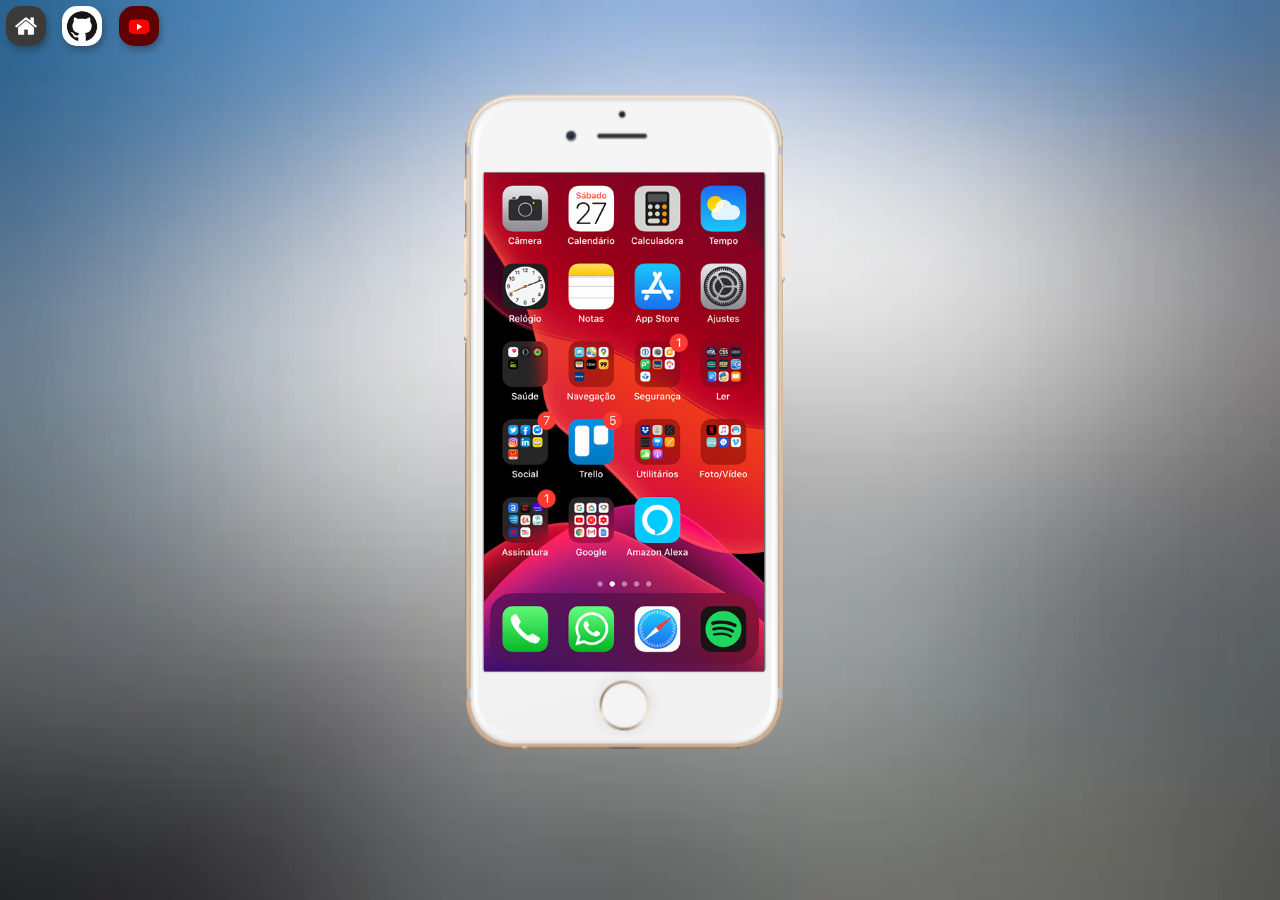
<file: index.html>
<!DOCTYPE html>
<html lang="pt-br">
<head>
    <meta charset="UTF-8">
    <meta http-equiv="X-UA-Compatible" content="IE=edge">
    <meta name="viewport" content="width=device-width, initial-scale=1.0">
    <link rel="shortcut icon" href="https://icons.iconarchive.com/icons/blackvariant/shadow135-system/128/PhotoBooth-icon.png" type="image/x-icon">
    <title>Projeto redes sociais</title>
    <link rel="stylesheet" href="estilo/style.css">
</head>
<body>
    <main>
        <section id="telefone">
            <iframe src="./home.html" frameborder="0" name="tela" id="tela">
                Seu navegador não é compatível com isso
            </iframe>           
        </section>
        <section id="redes sociais">
            <a href="./home.html" target="tela" target="tela"><img src="imagens/logo-home.jpg" alt="logo-home"></a>

            <a href="./github.html" target="tela"><img src="./imagens/GitHub-Mark.png" alt="GitHub-Mark"></a>

            <a href="./youtube.html" target="tela"><img src="./imagens/logo-youtube.jpg" alt="logo-youtube"></a>
        </section>
    </main>
</body>
</html>
</file>
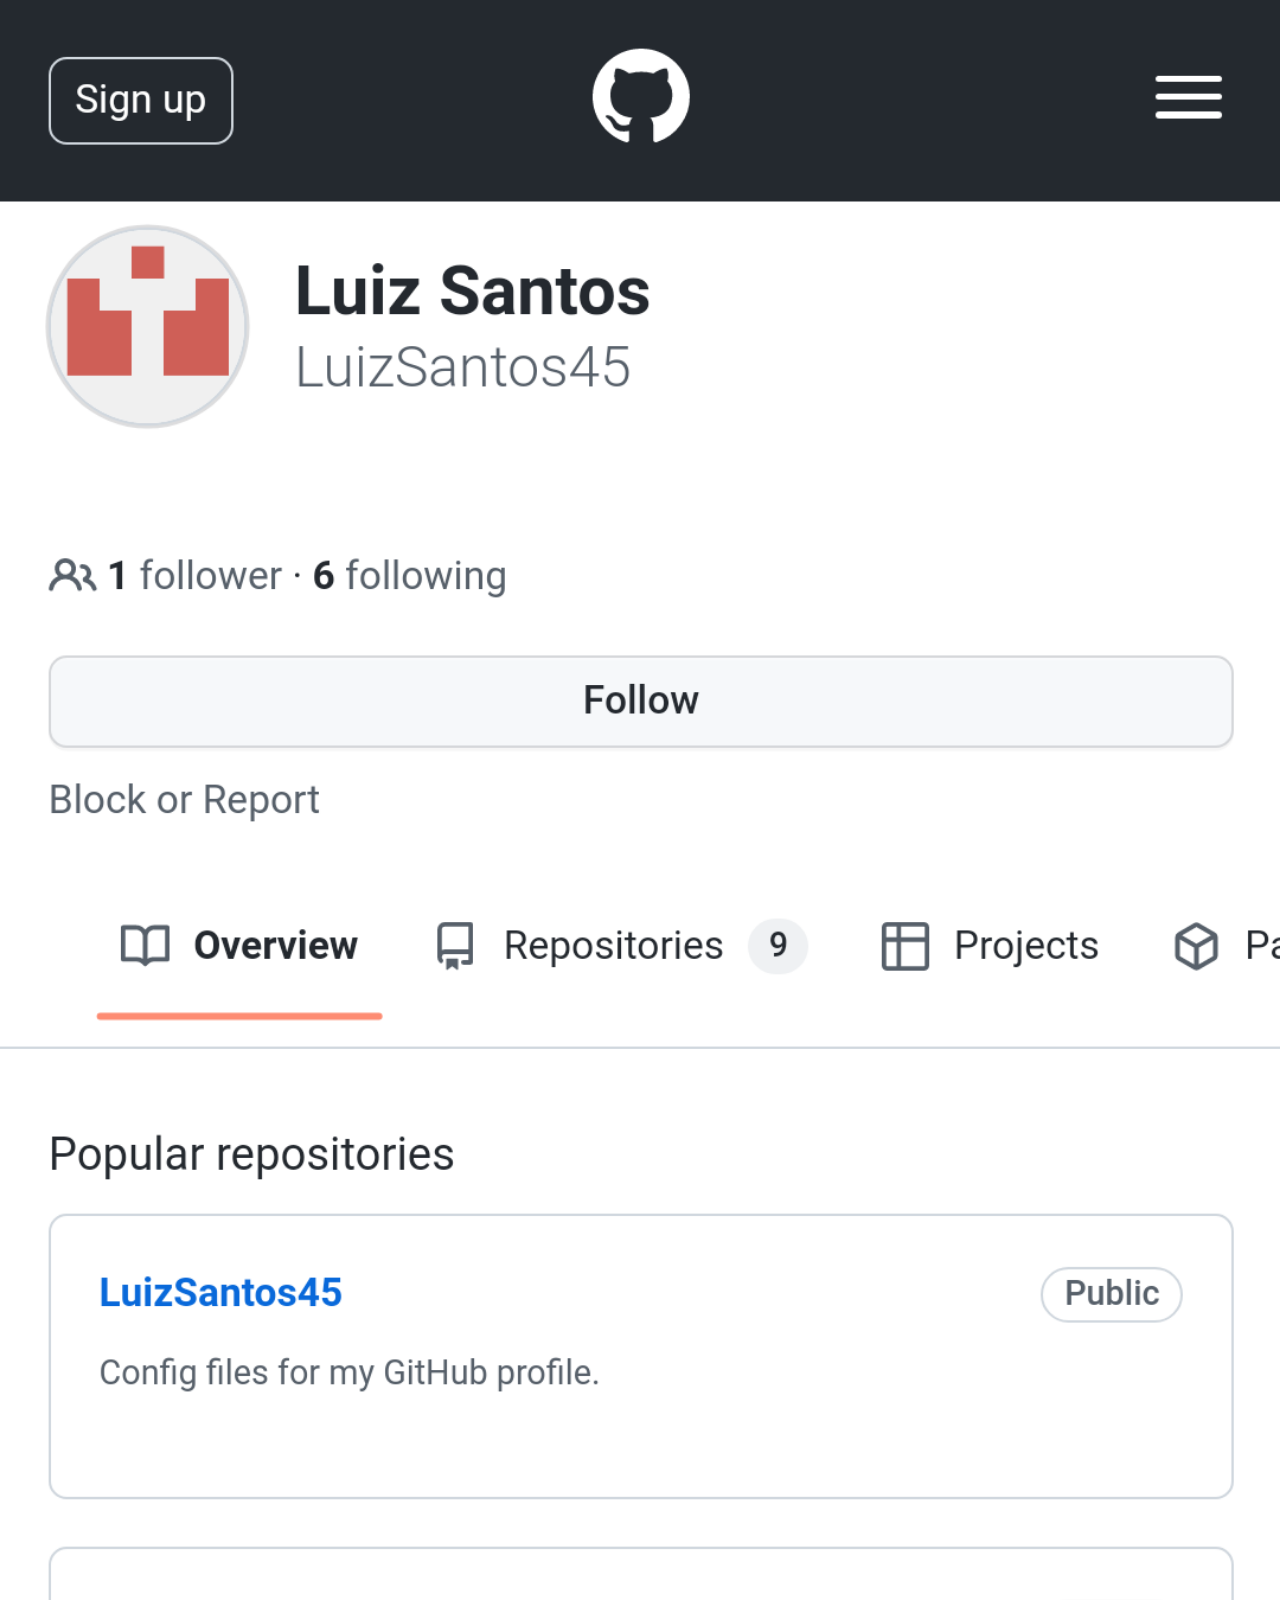
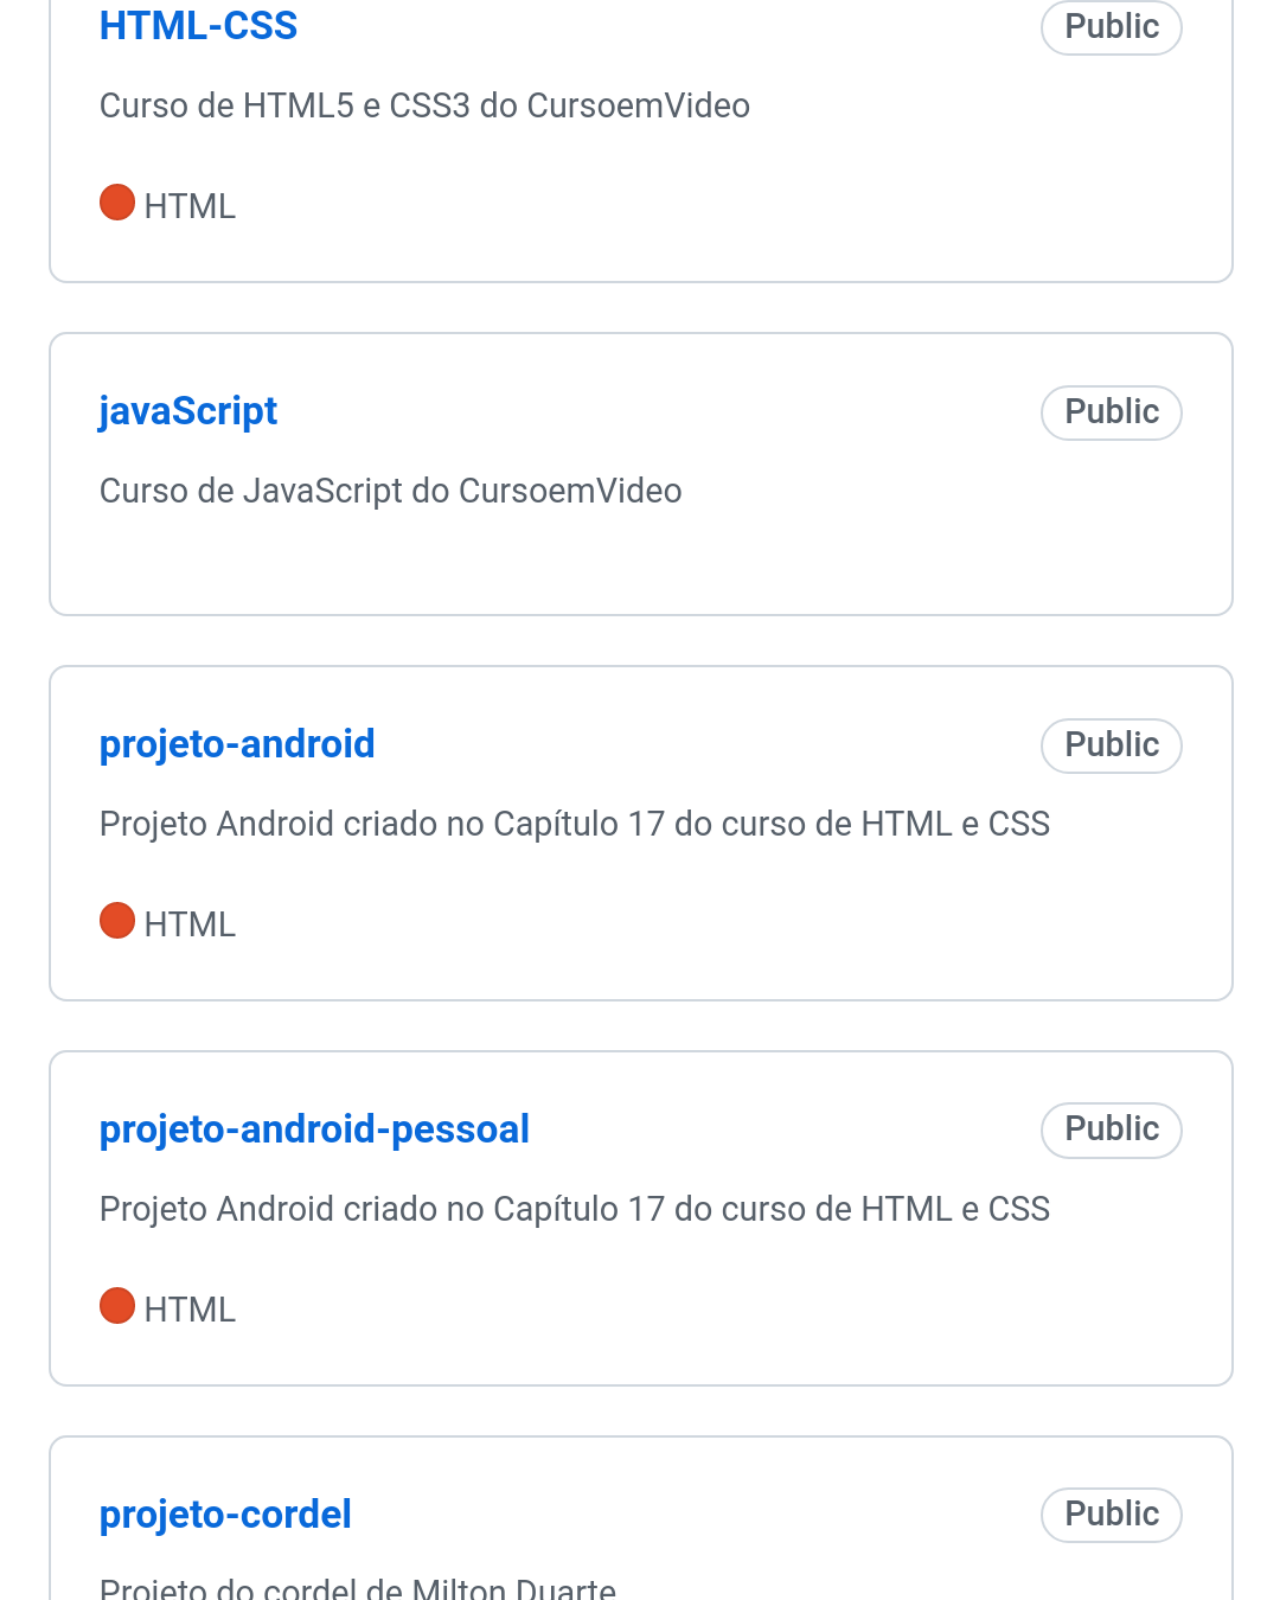
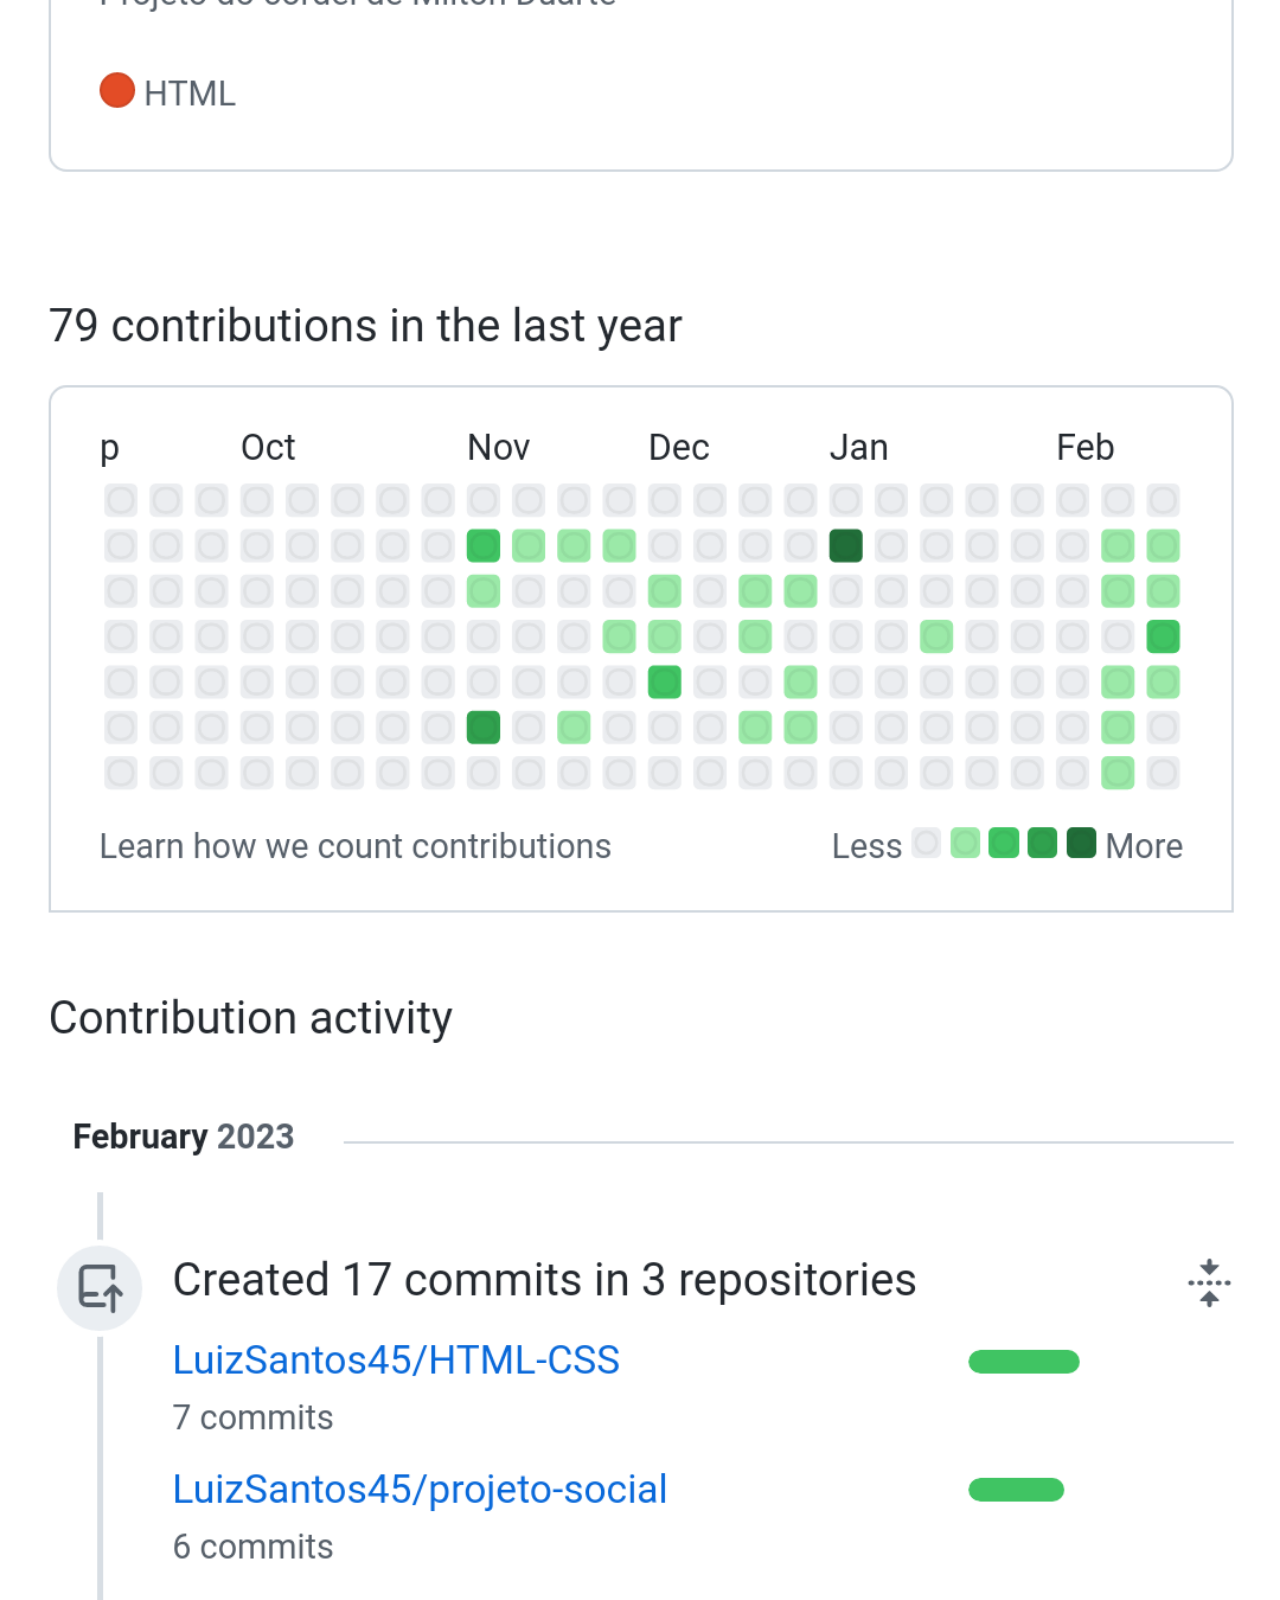
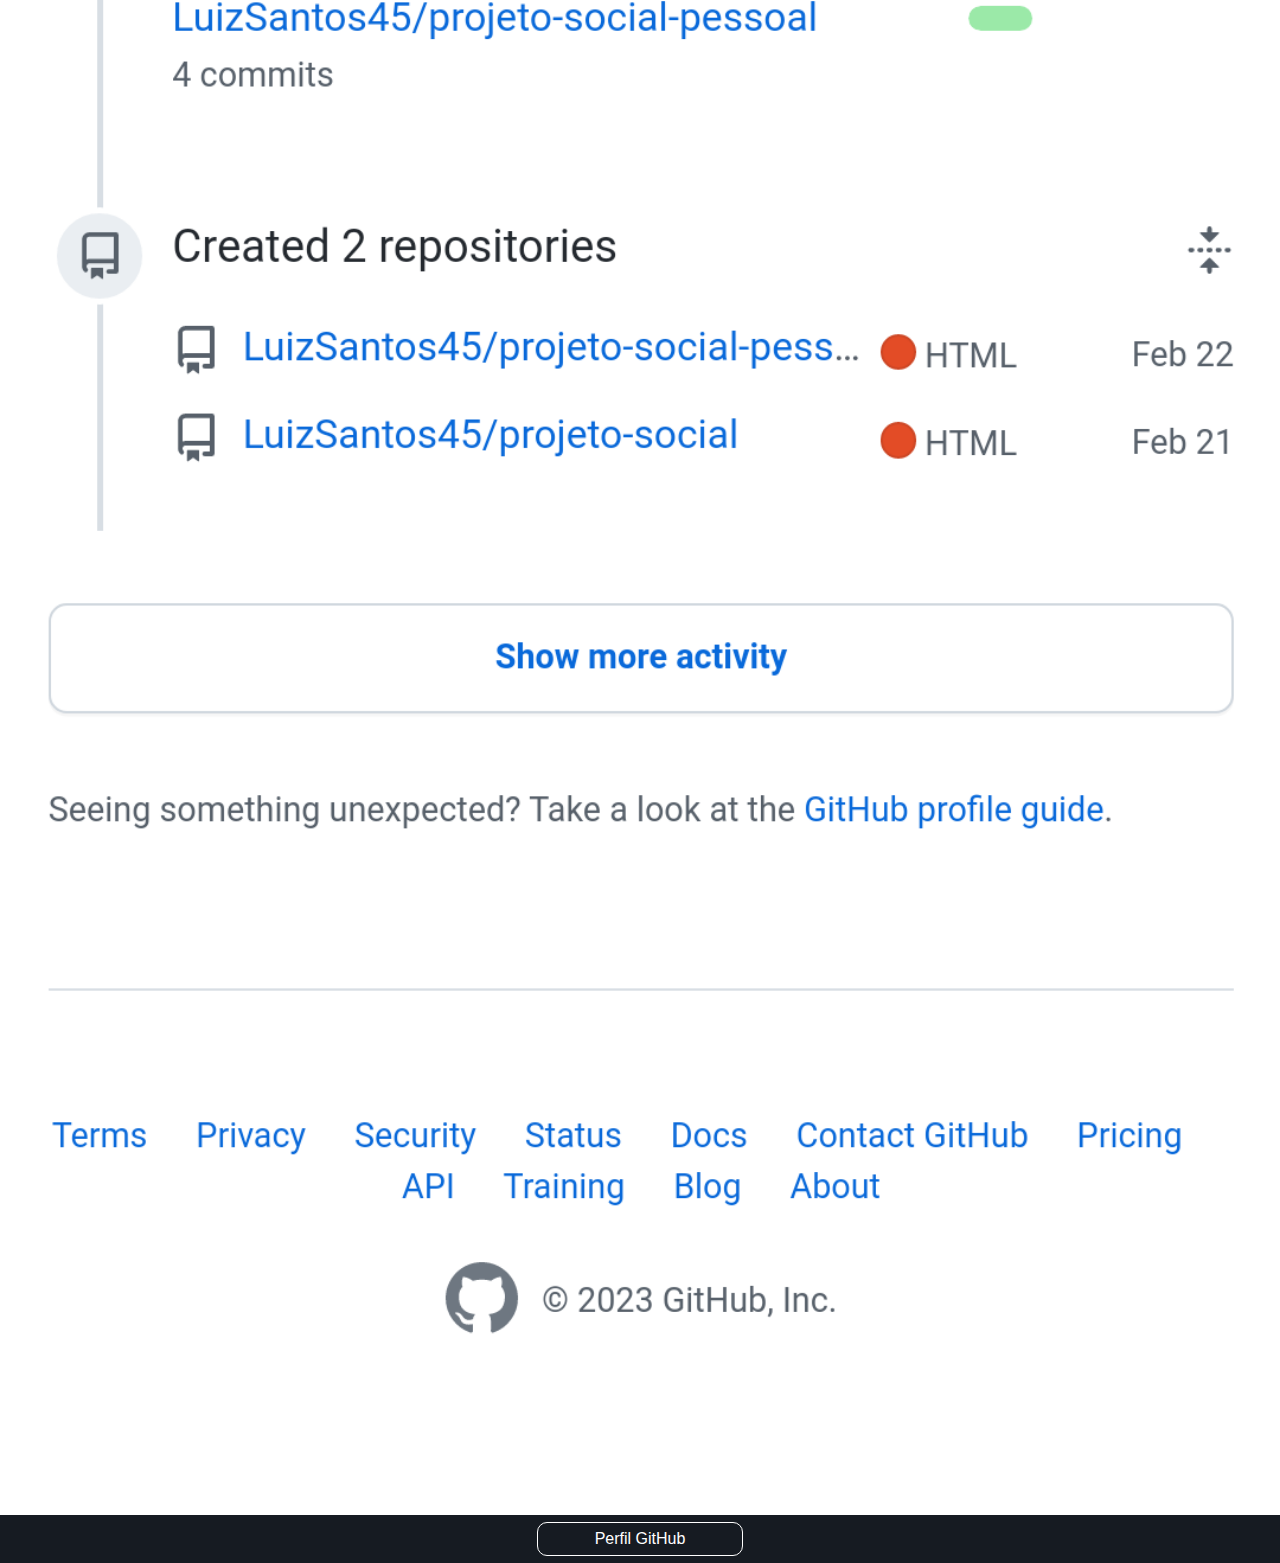
<file: github.html>
<!DOCTYPE html>
<html lang="pt-br">
<head>
    <meta charset="UTF-8">
    <meta http-equiv="X-UA-Compatible" content="IE=edge">
    <meta name="viewport" content="width=device-width, initial-scale=1.0">
    <title>Document</title>
    <link rel="stylesheet" href="estilo/social.css">
</head>
<body>
    <img src="./imagens/tela-github.png" alt="github">
    <a href="https://github.com/LuizSantos45" target="_blank" class="github"><p>Perfil GitHub</p></a>
    
</body>
</html>
</file>
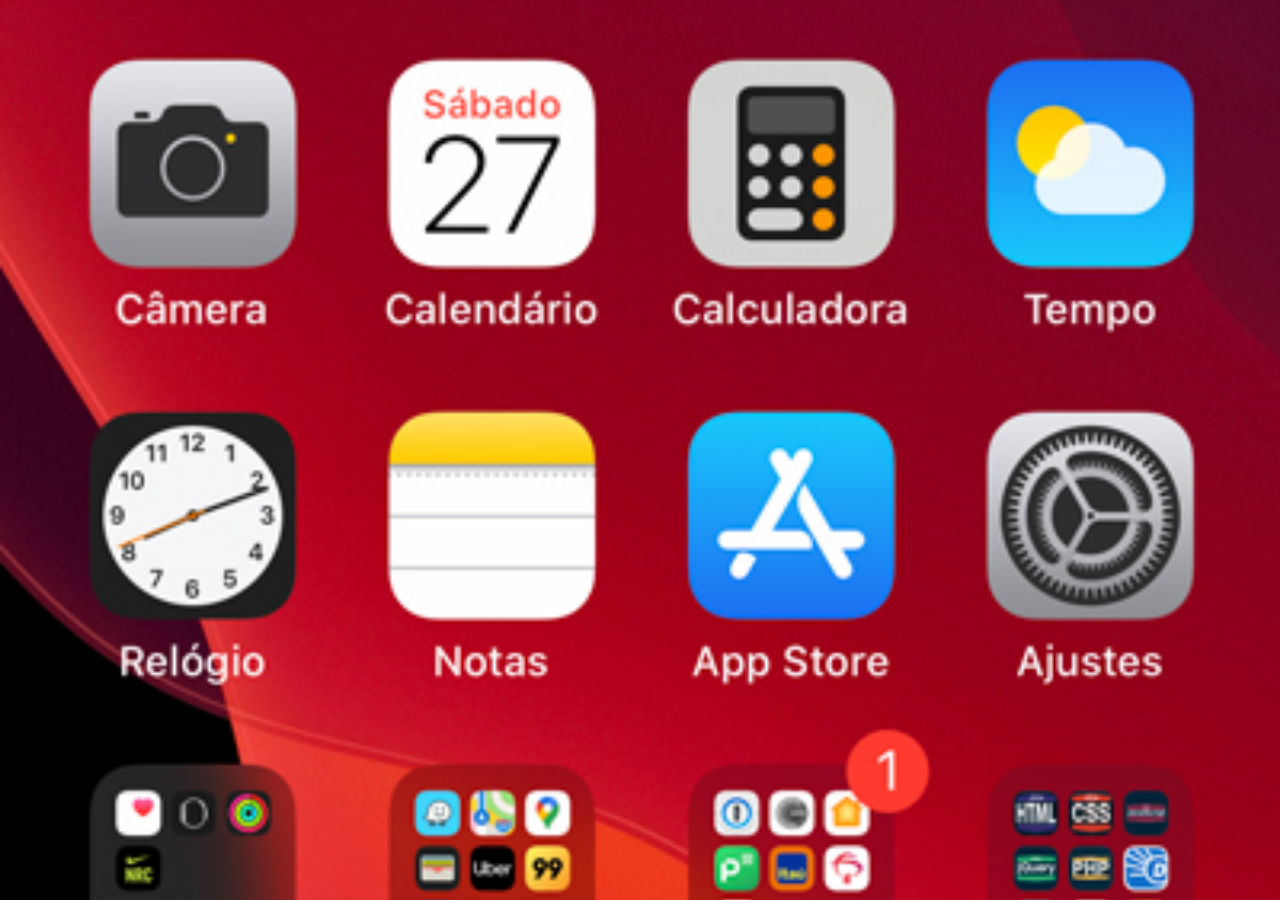
<file: home.html>
<!DOCTYPE html>
<html lang="pt-br">
<head>
    <meta charset="UTF-8">
    <meta http-equiv="X-UA-Compatible" content="IE=edge">
    <meta name="viewport" content="width=device-width, initial-scale=1.0">
    <title>Document</title>
    <style>
        * {
            margin: auto;
            padding: auto;
        }

        ::-webkit-scrollbar {
            width: 0px;
            height: 0px;
        }

        body {
            background: #000000 url("./imagens/tela-home.jpg") no-repeat top center;
            background-size: cover;
            width: 100vw;
            height: 100vh;
        }
    </style>
</head>
<body>
    
</body>
</html>
</file>
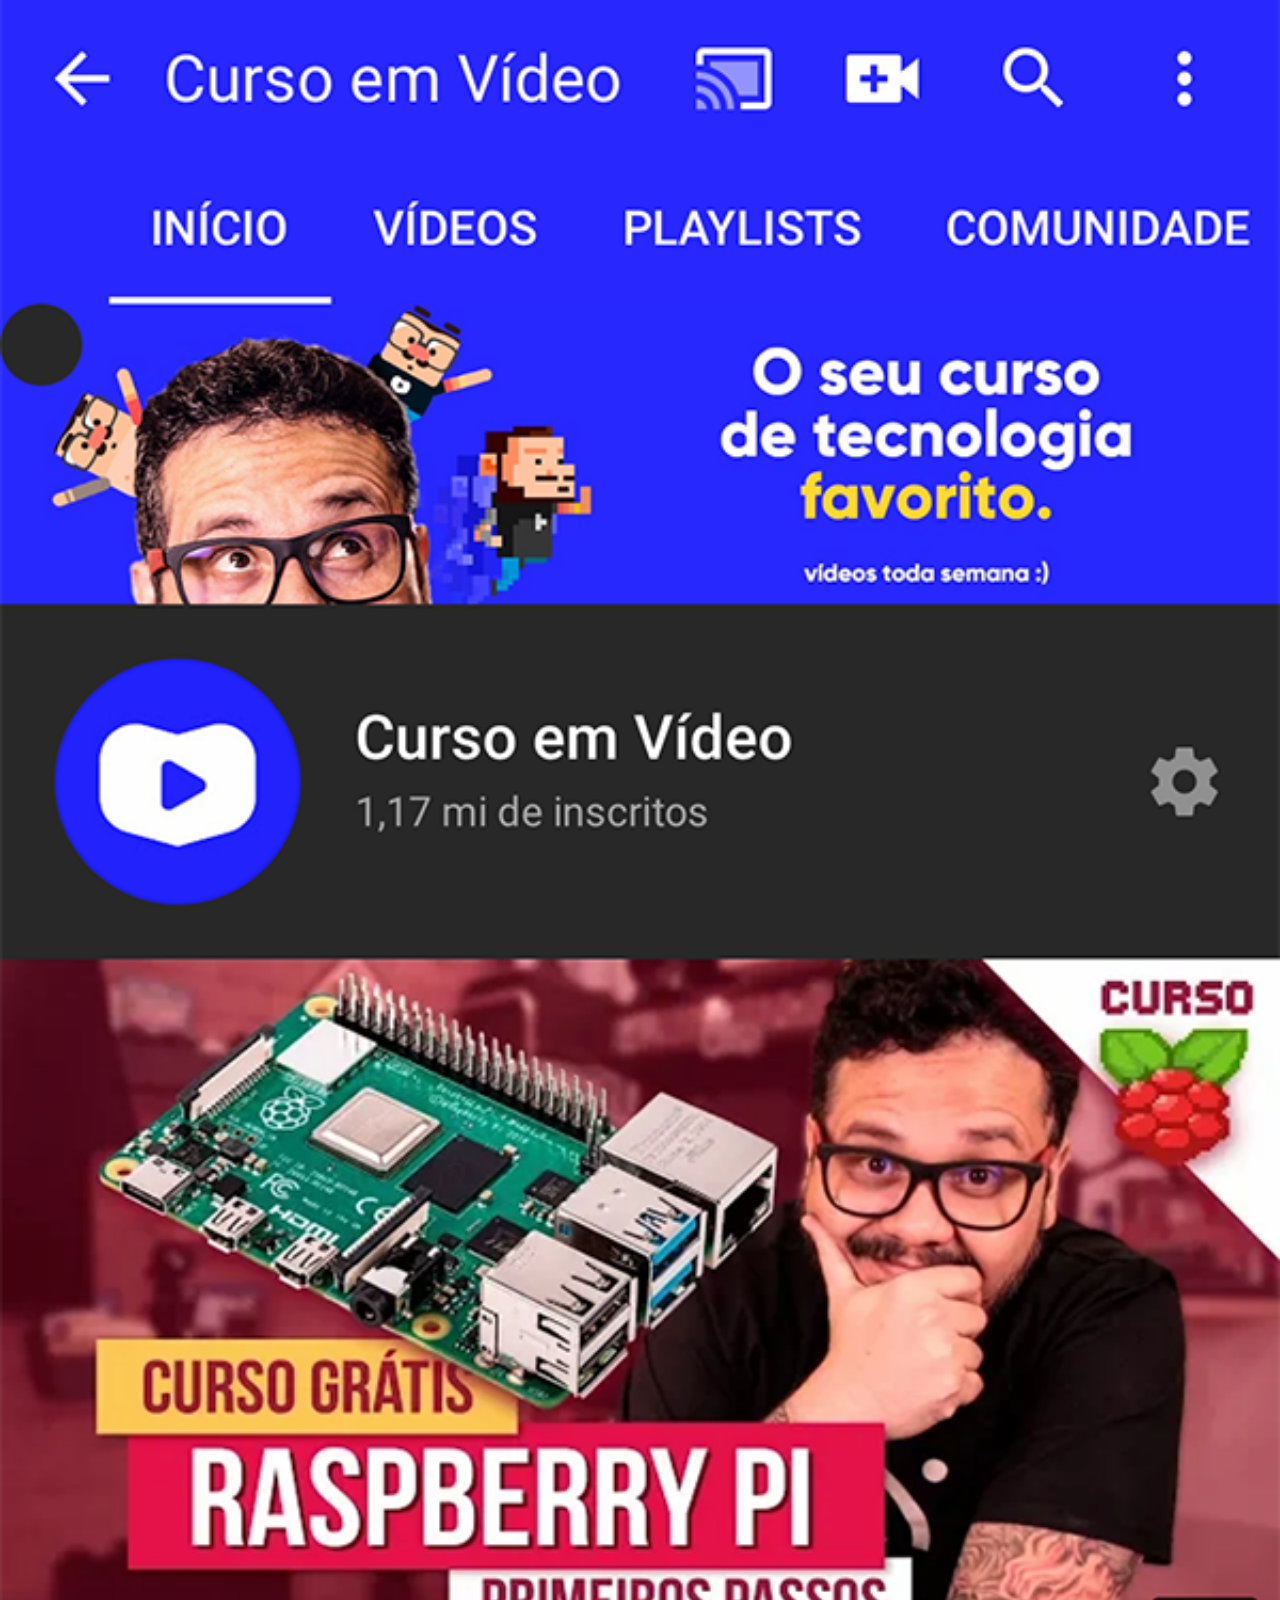
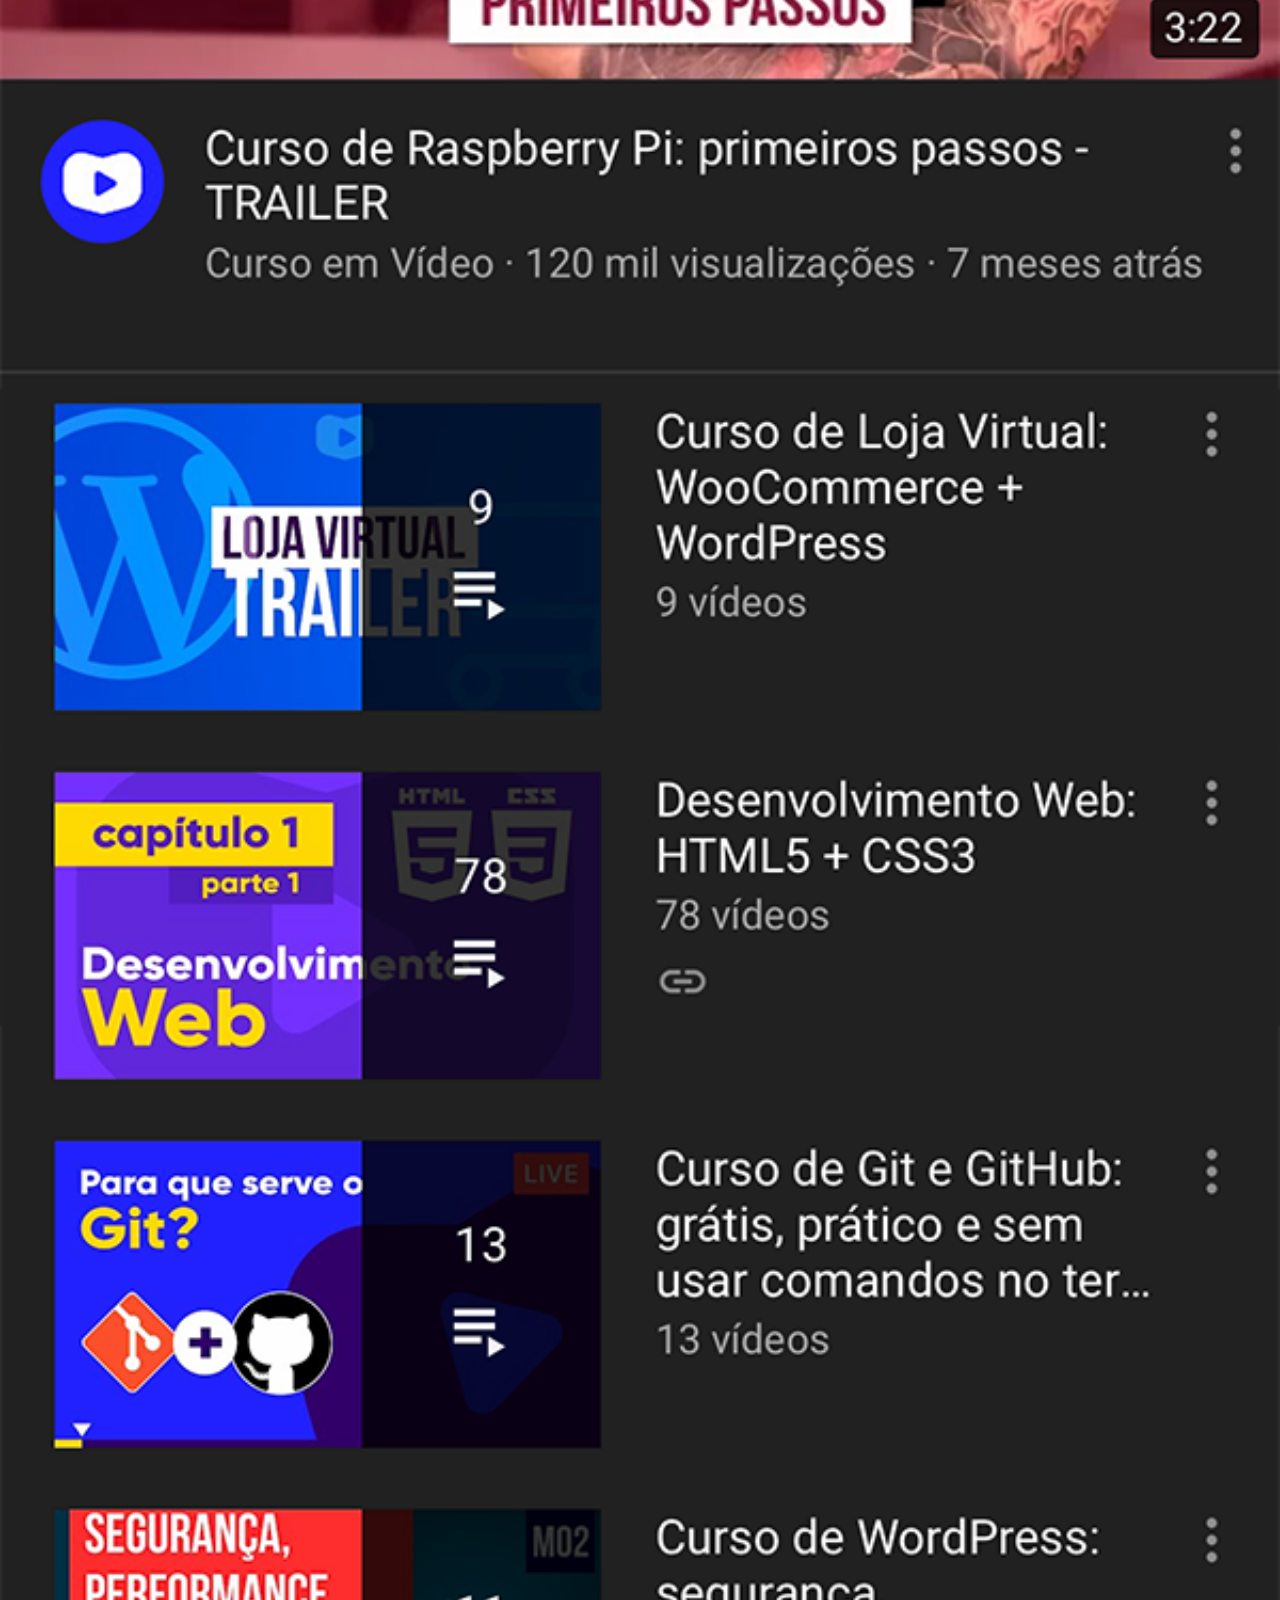
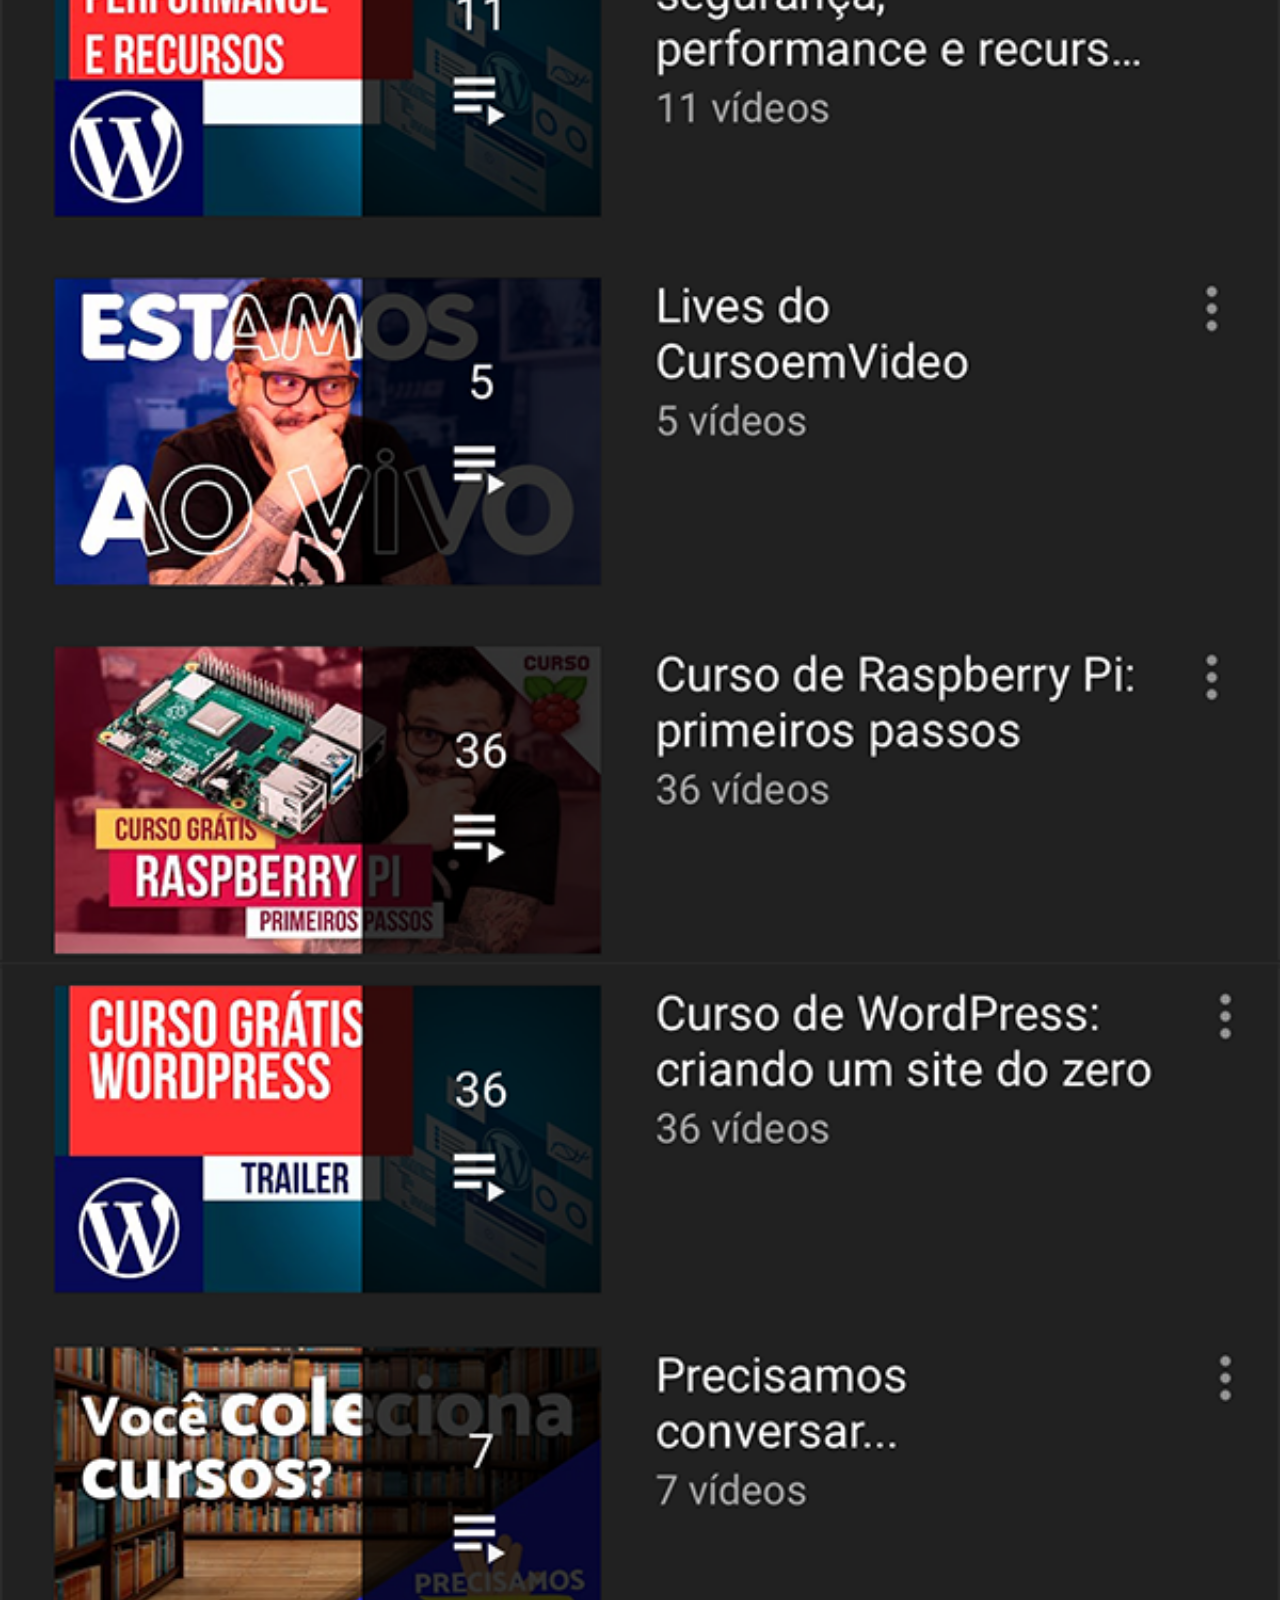
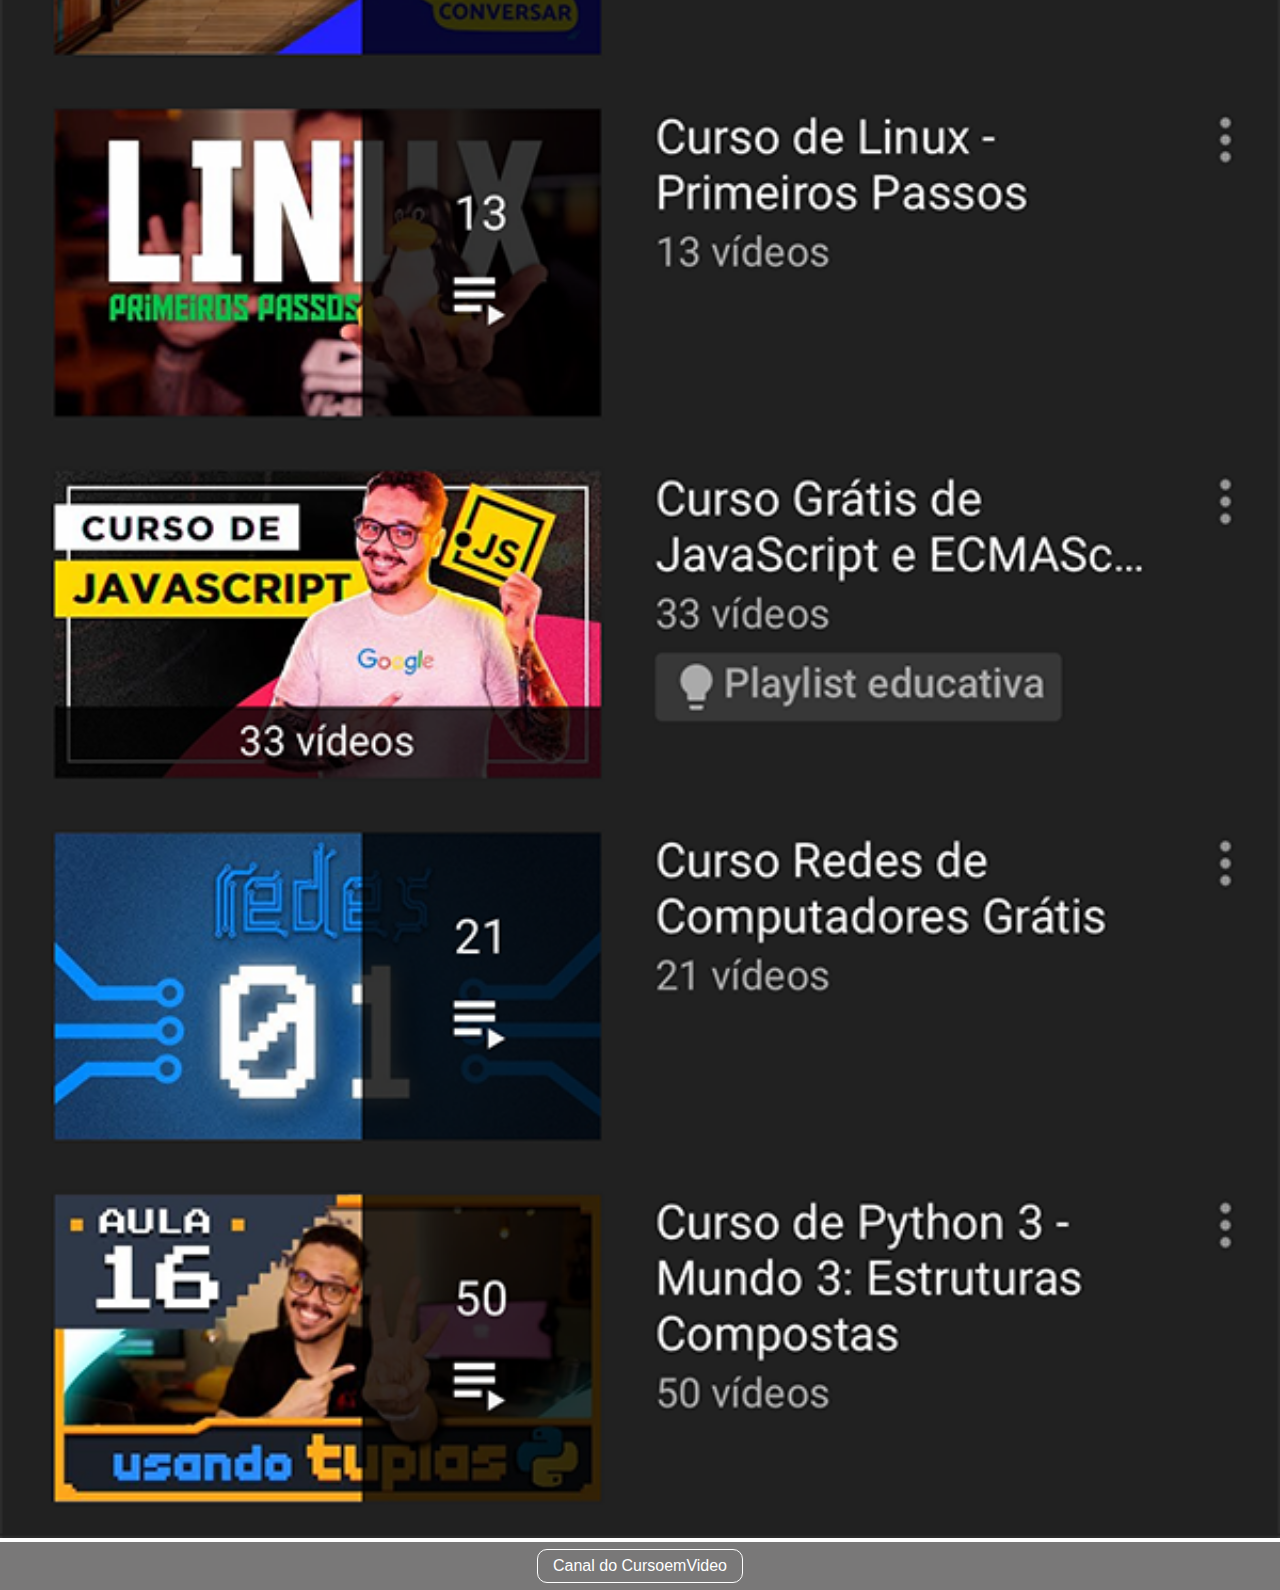
<file: youtube.html>
<!DOCTYPE html>
<html lang="pt-br">
<head>
    <meta charset="UTF-8">
    <meta http-equiv="X-UA-Compatible" content="IE=edge">
    <meta name="viewport" content="width=device-width, initial-scale=1.0">
    <title>Document</title>
    <link rel="stylesheet" href="estilo/social.css">
</head>
<body>
    <img src="./imagens/tela-youtube.png" alt="tela-youtube">
    <a href="https://www.youtube.com/@CursoemVideo" target="_blank" class="youtube"><p>Canal do CursoemVideo</p></a>
    
</body>
</html>
</file>
<file: estilo/style.css>
@charset "UTF-8";

* {
    font-family: Arial, Helvetica, sans-serif;
    padding: 0px;
    margin: 0px;
}

html, body {
    background-color: #000000;
    width: 100vw;
    height: 100vh;
}

body {
    background: url(../imagens/tela-cinza-home.jpg) no-repeat top center;
    background-attachment: fixed;
    background-size: cover;
}

main {
    height: 100vh;
    position: relative;
}

section#telefone {
    position: absolute;
    top: 50%;
    left: 50%;
    transform: translate(-50%, -50%);

    width: 412px;
    height: 713px;
    background: url(../imagens/telagold-home.png);
    background-repeat: no-repeat;
}

iframe#tela {
    position: relative;
    top: 79px;
    left: 50px;
    width: 280px;
    height: 499px;
}
section#redes-sociais {
    text-align: right;
}

section#redes-sociais, img {
    border-radius: 15px;
    box-sizing: border-box;
    box-shadow: 2px 4px 6px #00000042;
    margin: 6px;
    width: 40px;
}

section#redes-sociais, img:hover {
    box-shadow: 2px 4px 6px #00000085;
    border: 1px solid #00000004;
    transition:  trasform .4s;
}
</file>
<file: estilo/social.css>
@charset "UTF-8";

* {
    padding: 0px;
    margin: 0px;
}

::-webkit-scrollbar {
    width: 0px;
    height: 0px;
}

img {
    width: 100vw;
}

.github, .youtube {
    font-family: Arial, Helvetica, sans-serif;
    display: block;
    text-align: center;
    padding: 7px;
    text-decoration: none;
    color: #ffffff;
}

.youtube {
    background-color: #313030a6;
}

.github {
    background-color: #161B22;
}

p {
    margin: auto;
    padding: 7px;
    width: 190px;
    border-radius: 10px;
    border: 1px solid #ffffff;
}

p:hover {
    background-color: #71717544;
    color: #58A6FF;
    text-decoration: underline; 
}

.youtube p:hover {
    background-color: #71717548;
    color: #eb0808d3;
}
</file>
